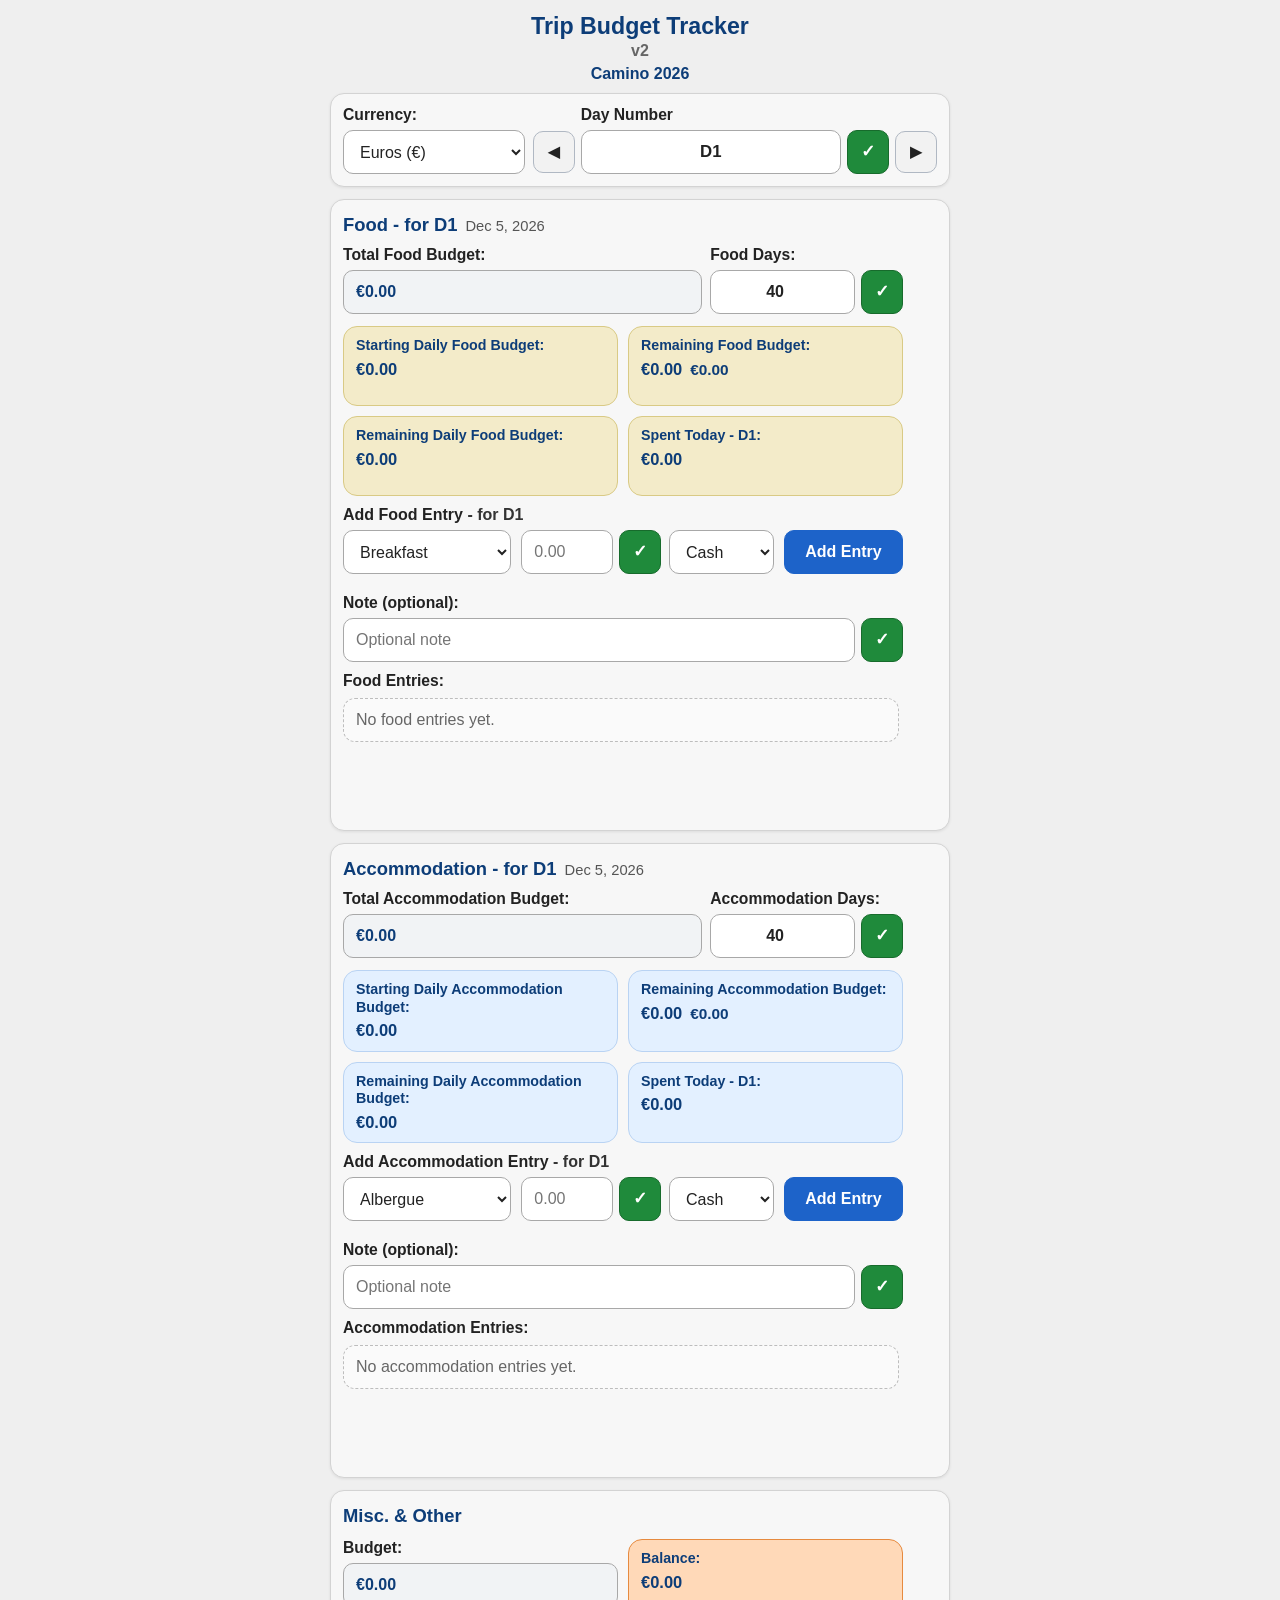
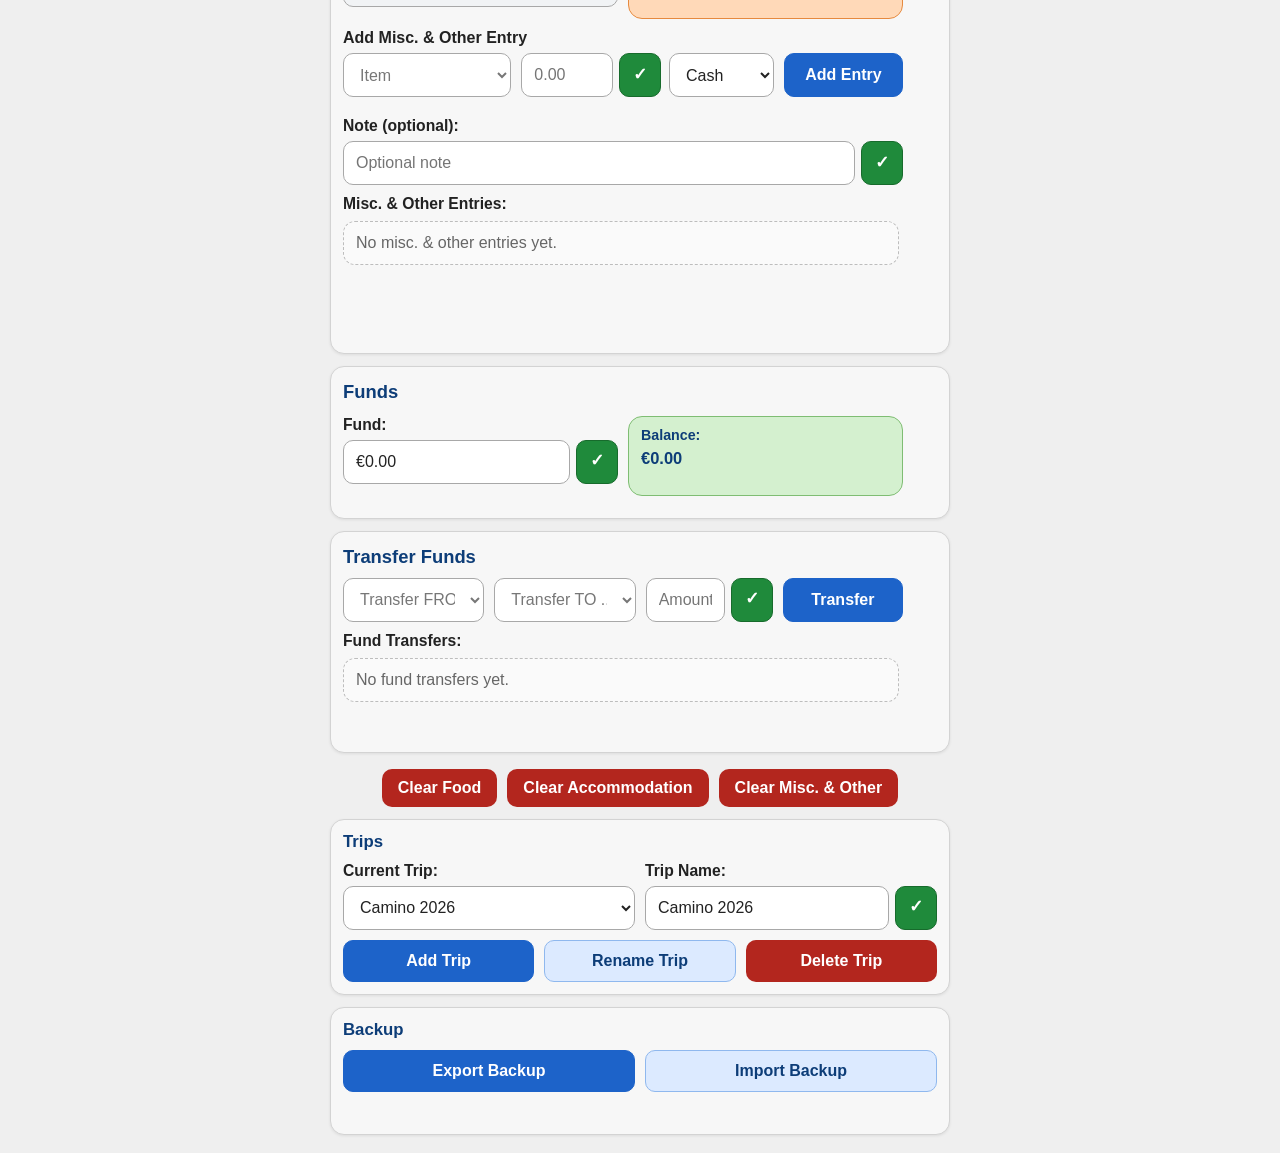
<file: index.html>
<!DOCTYPE html>
<html lang="en">
<head>
  <!-- Version #2 August 15, 2026 -->
  <meta charset="UTF-8" />
  <meta name="viewport" content="width=device-width, initial-scale=1.0" />
  <meta name="theme-color" content="#0d3d78" />
  <title>Trip Budget Tracker</title>
  <link rel="manifest" href="manifest.webmanifest" />
  <link rel="icon" href="icon.svg" type="image/svg+xml" />
  <link rel="stylesheet" href="css/styles.css?v=2" />
</head>
<body>
  <div class="app-shell">
    <header class="app-header">
      <h1>Trip Budget Tracker</h1>
      <div class="version-tag">v2</div>
      <div id="tripNameDisplay" class="trip-name-tag">Camino 2026</div>
      <button type="button" id="updateAppBtn" class="update-app-btn hidden">Update App</button>
    </header>

    <main class="app-main">
      <section class="settings-panel">
        <div class="settings-grid">
          <div class="field-block currency-block">
            <label for="currencySelect">Currency:</label>
            <select id="currencySelect">
              <option value="EUR">Euros (€)</option>
              <option value="GBP">UK Pounds (£)</option>
              <option value="CAD">Canadian Dollars ($)</option>
              <option value="USD">USA Dollars (US$)</option>
            </select>
          </div>

          <div class="field-block day-number-block">
            <label for="dayNumberInput">
              <span class="label-full">Day Number</span>
              <span class="label-compact">Day #</span>
            </label>
            <div class="day-stepper-row">
              <button type="button" id="prevDayBtn" class="arrow-btn" aria-label="Previous Day">◀</button>
              <input id="dayNumberInput" type="text" value="D1" maxlength="4" />
              <button type="button" id="confirmDayNumberBtn" class="field-confirm-btn" aria-label="Update day number">&#10003;</button>
              <button type="button" id="nextDayBtn" class="arrow-btn" aria-label="Next Day">▶</button>
            </div>
          </div>
        </div>
      </section>

      <section class="budget-panel food-panel">
        <h2 class="section-title" id="foodHeading">
          <span class="section-main">Food - for D1</span>
          <span class="section-date" id="foodHeadingDate">Mar 24, 2026</span>
        </h2>

        <div class="budget-days-row">
          <div class="field-block compact-field">
            <label for="foodBudgetInput">Total Food Budget:</label>
            <input id="foodBudgetInput" class="currency-input read-only-currency-input" type="text" inputmode="decimal" value="0" readonly />
          </div>

          <div class="field-block days-field">
            <label for="foodDaysInput">Food Days:</label>
            <div class="input-confirm-row">
              <input id="foodDaysInput" type="number" min="1" step="1" value="40" />
              <button type="button" id="confirmFoodDaysBtn" class="field-confirm-btn" aria-label="Update food days">&#10003;</button>
            </div>
          </div>
        </div>

        <div class="summary-grid">
          <div class="summary-card food-card">
            <div class="summary-label">Starting Daily Food Budget:</div>
            <div class="summary-value" id="foodStartingDaily">€0.00</div>
          </div>

          <div class="summary-card food-card">
            <div class="summary-label">Remaining Food Budget:</div>
            <div class="summary-value remaining-budget-line">
              <span id="foodRemainingBudget">€0.00</span>
              <span id="foodBudgetStatus" class="budget-status budget-status-zero">€0.00</span>
            </div>
          </div>

          <div class="summary-card food-card">
            <div class="summary-label">Remaining Daily Food Budget:</div>
            <div class="summary-value" id="foodRemainingDaily">€0.00</div>
          </div>

          <div class="summary-card food-card">
            <div class="summary-label" id="foodSpentTodayLabel">Spent Today - D1:</div>
            <div class="summary-value" id="foodSpentToday">€0.00</div>
          </div>
        </div>

        <h3 class="entry-title" id="foodEntryHeading">Add Food Entry <span>- for D1</span></h3>
        <div id="foodEditStatus" class="edit-status hidden">Editing selected Food entry</div>

        <div class="entry-row food-entry-row">
          <select id="foodTypeSelect">
            <option value="Breakfast">Breakfast</option>
            <option value="Lunch">Lunch</option>
            <option value="Dinner">Dinner</option>
            <option value="Snack">Snack</option>
            <option value="Drinks">Drinks</option>
            <option value="Other">Other</option>
          </select>

          <div class="amount-payment-row">
            <div class="input-confirm-row">
              <input id="foodAmountInput" class="currency-input" type="text" inputmode="decimal" placeholder="0.00" />
              <button type="button" id="confirmFoodAmountBtn" class="field-confirm-btn" aria-label="Done editing food amount">&#10003;</button>
            </div>

            <select id="foodPaymentSelect" aria-label="Food payment method">
              <option value="Cash">Cash</option>
              <option value="WISE">WISE</option>
              <option value="VISA">VISA</option>
              <option value="Mastercard">Mastercard</option>
              <option value="Other">Other</option>
            </select>
          </div>

          <button type="button" id="addFoodBtn" class="primary-btn">Add Entry</button>
        </div>

        <div class="action-row">
          <button type="button" id="cancelFoodEditBtn" class="primary-btn hidden">Cancel Edit</button>
        </div>

        <div class="field-block note-block">
          <label for="foodNoteInput">Note (optional):</label>
          <div class="input-confirm-row">
            <input id="foodNoteInput" type="text" maxlength="120" placeholder="Optional note" />
            <button type="button" id="confirmFoodNoteBtn" class="field-confirm-btn" aria-label="Done editing food note">&#10003;</button>
          </div>
        </div>

        <div class="entries-section">
          <div class="entries-heading">Food Entries:</div>
          <div id="foodEntriesList" class="entries-list"></div>
        </div>
      </section>

      <section class="budget-panel accommodation-panel">
        <h2 class="section-title" id="accommodationHeading">
          <span class="section-main">Accommodation - for D1</span>
          <span class="section-date" id="accommodationHeadingDate">Mar 24, 2026</span>
        </h2>

        <div class="budget-days-row">
          <div class="field-block compact-field">
            <label for="accommodationBudgetInput">Total Accommodation Budget:</label>
            <input id="accommodationBudgetInput" class="currency-input read-only-currency-input" type="text" inputmode="decimal" value="0" readonly />
          </div>

          <div class="field-block days-field">
            <label for="accommodationDaysInput">Accommodation Days:</label>
            <div class="input-confirm-row">
              <input id="accommodationDaysInput" type="number" min="1" step="1" value="40" />
              <button type="button" id="confirmAccommodationDaysBtn" class="field-confirm-btn" aria-label="Update accommodation days">&#10003;</button>
            </div>
          </div>
        </div>

        <div class="summary-grid">
          <div class="summary-card accommodation-card">
            <div class="summary-label">Starting Daily Accommodation Budget:</div>
            <div class="summary-value" id="accommodationStartingDaily">€0.00</div>
          </div>

          <div class="summary-card accommodation-card">
            <div class="summary-label">Remaining Accommodation Budget:</div>
            <div class="summary-value remaining-budget-line">
              <span id="accommodationRemainingBudget">€0.00</span>
              <span id="accommodationBudgetStatus" class="budget-status budget-status-zero">€0.00</span>
            </div>
          </div>

          <div class="summary-card accommodation-card">
            <div class="summary-label">Remaining Daily Accommodation Budget:</div>
            <div class="summary-value" id="accommodationRemainingDaily">€0.00</div>
          </div>

          <div class="summary-card accommodation-card">
            <div class="summary-label" id="accommodationSpentTodayLabel">Spent Today - D1:</div>
            <div class="summary-value" id="accommodationSpentToday">€0.00</div>
          </div>
        </div>

        <h3 class="entry-title" id="accommodationEntryHeading">Add Accommodation Entry <span>- for D1</span></h3>
        <div id="accommodationEditStatus" class="edit-status hidden">Editing selected Accommodation entry</div>

        <div class="entry-row accommodation-entry-row">
          <select id="accommodationTypeSelect">
            <option value="Albergue" selected>Albergue</option>
            <option value="Donativo">Donativo</option>
            <option value="Campsite">Campsite</option>
            <option value="Hotel">Hotel</option>
            <option value="Hostel">Hostel</option>
            <option value="Other">Other</option>
          </select>

          <div class="amount-payment-row">
            <div class="input-confirm-row">
              <input id="accommodationAmountInput" class="currency-input" type="text" inputmode="decimal" placeholder="0.00" />
              <button type="button" id="confirmAccommodationAmountBtn" class="field-confirm-btn" aria-label="Done editing accommodation amount">&#10003;</button>
            </div>

            <select id="accommodationPaymentSelect" aria-label="Accommodation payment method">
              <option value="Cash">Cash</option>
              <option value="WISE">WISE</option>
              <option value="VISA">VISA</option>
              <option value="Mastercard">Mastercard</option>
              <option value="Other">Other</option>
            </select>
          </div>

          <button type="button" id="addAccommodationBtn" class="primary-btn">Add Entry</button>
        </div>

        <div class="action-row">
          <button type="button" id="cancelAccommodationEditBtn" class="primary-btn hidden">Cancel Edit</button>
        </div>

        <div class="field-block note-block">
          <label for="accommodationNoteInput">Note (optional):</label>
          <div class="input-confirm-row">
            <input id="accommodationNoteInput" type="text" maxlength="120" placeholder="Optional note" />
            <button type="button" id="confirmAccommodationNoteBtn" class="field-confirm-btn" aria-label="Done editing accommodation note">&#10003;</button>
          </div>
        </div>

        <div class="entries-section">
          <div class="entries-heading">Accommodation Entries:</div>
          <div id="accommodationEntriesList" class="entries-list"></div>
        </div>
      </section>

      <section class="budget-panel misc-panel">
        <h2 class="section-title" id="miscHeading">
          <span class="section-main">Misc. &amp; Other</span>
          <span class="section-date" id="miscHeadingDate"></span>
        </h2>

        <div class="summary-grid two-field-grid">
          <div class="field-block">
            <label for="miscBudgetInput">Budget:</label>
            <input id="miscBudgetInput" class="currency-input read-only-currency-input" type="text" inputmode="decimal" value="0" readonly />
          </div>

          <div class="summary-card misc-card">
            <div class="summary-label">Balance:</div>
            <div class="summary-value" id="miscBalance">&euro;0.00</div>
          </div>
        </div>

        <h3 class="entry-title" id="miscEntryHeading">Add Misc. &amp; Other Entry</h3>
        <div id="miscEditStatus" class="edit-status hidden">Editing selected Misc. &amp; Other entry</div>

        <div class="entry-row misc-entry-row">
          <select id="miscItemInput" name="misc_item_select" autocomplete="off" required>
            <option value="" disabled selected>Item</option>
            <option value="OTHER">OTHER</option>
            <option value="MISC.">MISC.</option>
            <option value="Laundry">Laundry</option>
            <option value="Medical">Medical</option>
            <option value="Entry Fees">Entry Fees</option>
            <option value="Clothing">Clothing</option>
            <option value="Souvenirs">Souvenirs</option>
            <option value="Donations">Donations</option>
            <option value="Cell Phone">Cell Phone</option>
            <option value="Bank Fees">Bank Fees</option>
            <option value="Transportation">Transportation</option>
            <option value="Paris Accommodation">Paris Accommodation</option>
            <option value="SJPP Accommodation">SJPP Accommodation</option>
            <option value="Porto Accommodation">Porto Accommodation</option>
            <option value="Pilgrim Passport">Pilgrim Passport</option>
            <option value="Camino Shell">Camino Shell</option>
            <option value="Certificate de Compostela">Certificate de Compostela</option>
          </select>

          <div class="amount-payment-row">
            <div class="input-confirm-row">
              <input id="miscCostInput" class="currency-input" type="text" inputmode="decimal" placeholder="0.00" />
              <button type="button" id="confirmMiscCostBtn" class="field-confirm-btn" aria-label="Done editing misc cost">&#10003;</button>
            </div>

            <select id="miscPaymentSelect" aria-label="Misc. & Other payment method">
              <option value="Cash">Cash</option>
              <option value="WISE">WISE</option>
              <option value="VISA">VISA</option>
              <option value="Mastercard">Mastercard</option>
              <option value="Other">Other</option>
            </select>
          </div>

          <button type="button" id="addMiscBtn" class="primary-btn">Add Entry</button>
        </div>

        <div class="action-row">
          <button type="button" id="cancelMiscEditBtn" class="primary-btn hidden">Cancel Edit</button>
        </div>

        <div class="field-block note-block">
          <label for="miscNoteInput">Note (optional):</label>
          <div class="input-confirm-row">
            <input id="miscNoteInput" type="text" maxlength="120" placeholder="Optional note" />
            <button type="button" id="confirmMiscNoteBtn" class="field-confirm-btn" aria-label="Done editing misc note">&#10003;</button>
          </div>
        </div>

        <div class="entries-section">
          <div class="entries-heading">Misc. &amp; Other Entries:</div>
          <div id="miscEntriesList" class="entries-list"></div>
        </div>
      </section>

      <section class="budget-panel funds-panel">
        <h2 class="section-title">
          <span class="section-main">Funds</span>
        </h2>

        <div class="summary-grid two-field-grid">
          <div class="field-block">
            <label for="fundAmountInput">Fund:</label>
            <div class="input-confirm-row">
              <input id="fundAmountInput" class="currency-input" type="text" inputmode="decimal" value="0" />
              <button type="button" id="confirmFundAmountBtn" class="field-confirm-btn" aria-label="Update fund amount">&#10003;</button>
            </div>
          </div>

          <div class="summary-card funds-card">
            <div class="summary-label">Balance:</div>
            <div class="summary-value" id="fundBalance">&euro;0.00</div>
          </div>
        </div>
      </section>

      <section class="budget-panel transfer-panel">
        <h2 class="section-title">
          <span class="section-main">Transfer Funds</span>
        </h2>

        <div class="entry-row funds-entry-row">
          <select id="fundTransferFromSelect" required>
            <option value="" disabled selected>Transfer FROM ...</option>
            <option value="Funds">Funds</option>
            <option value="Food">Food</option>
            <option value="Accommodation">Accommodation</option>
            <option value="Misc & Other">Misc &amp; Other</option>
          </select>

          <select id="fundTransferToSelect" required>
            <option value="" disabled selected>Transfer TO ...</option>
            <option value="Food">Food</option>
            <option value="Accommodation">Accommodation</option>
            <option value="Misc & Other">Misc &amp; Other</option>
            <option value="Funds">Funds</option>
          </select>

          <div class="input-confirm-row">
            <input id="fundTransferAmountInput" class="currency-input" type="text" inputmode="decimal" placeholder="Amount" />
            <button type="button" id="confirmFundTransferAmountBtn" class="field-confirm-btn" aria-label="Done editing transfer amount">&#10003;</button>
          </div>

          <button type="button" id="updateFundTransferBtn" class="primary-btn">Transfer</button>
        </div>

        <div class="entries-section">
          <div class="entries-heading">Fund Transfers:</div>
          <div id="fundTransfersList" class="entries-list compact-entries-list"></div>
        </div>
      </section>
    
      <div class="reset-section">
        <button id="clearFoodBtn" class="danger-btn">Clear Food</button>
        <button id="clearAccommodationBtn" class="danger-btn">Clear Accommodation</button>
        <button id="clearMiscBtn" class="danger-btn">Clear Misc. &amp; Other</button>
      </div>

      <section class="trip-panel" aria-labelledby="tripToolsHeading">
        <h2 id="tripToolsHeading" class="trip-tools-title">Trips</h2>

        <div class="trip-management-grid">
          <div class="field-block">
            <label for="tripSelect">Current Trip:</label>
            <select id="tripSelect"></select>
          </div>

          <div class="field-block">
            <label for="tripNameInput">Trip Name:</label>
            <div class="input-confirm-row">
              <input id="tripNameInput" type="text" maxlength="48" placeholder="Trip name" />
              <button type="button" id="confirmTripNameBtn" class="field-confirm-btn" aria-label="Done editing trip name">&#10003;</button>
            </div>
          </div>
        </div>

        <div class="trip-button-row">
          <button type="button" id="addTripBtn" class="primary-btn">Add Trip</button>
          <button type="button" id="renameTripBtn" class="secondary-btn">Rename Trip</button>
          <button type="button" id="deleteTripBtn" class="danger-btn">Delete Trip</button>
        </div>
      </section>

      <section class="trip-panel backup-panel" aria-labelledby="backupToolsHeading">
        <h2 id="backupToolsHeading" class="trip-tools-title">Backup</h2>

        <div class="backup-button-row">
          <button type="button" id="exportBackupBtn" class="primary-btn">Export Backup</button>
          <button type="button" id="importBackupBtn" class="secondary-btn">Import Backup</button>
          <input id="backupFileInput" class="hidden" type="file" accept="application/json,.json" />
        </div>
        <div id="backupStatus" class="backup-status" aria-live="polite"></div>
      </section>

    </main>
  </div>

  <div id="appModalOverlay" class="modal-overlay hidden" aria-hidden="true">
    <div class="modal-box" role="dialog" aria-modal="true" aria-labelledby="appModalTitle">
      <div class="modal-header">
        <div id="appModalTitle" class="modal-title">Trip Budget Tracker</div>
      </div>
      <div id="appModalBody" class="modal-body"></div>
      <div class="modal-actions">
        <button type="button" id="appModalCancel" class="modal-btn secondary-btn hidden">Cancel</button>
        <button type="button" id="appModalOk" class="modal-btn primary-btn">OK</button>
      </div>
    </div>
  </div>

  <script src="js/app.js?v=2"></script>
</body>
</html>
</file>
<file: css/styles.css>
/* Version #2 August 15, 2026 */

:root {
  --bg: #efefef;
  --panel-bg: #f7f7f7;
  --panel-border: #d3d3d3;
  --text: #222;
  --blue: #0d3d78;
  --blue-btn: #1d63c9;
  --blue-btn-hover: #1552ac;
  --blue-soft-btn: #dceaff;
  --blue-soft-btn-hover: #c7dcff;
  --food-card-bg: #f3ebc9;
  --food-card-border: #d9ca85;
  --acc-card-bg: #e3f0ff;
  --acc-card-border: #b9d3f3;
  --misc-card-bg: #ffd9b8;
  --misc-card-border: #e68a3f;
  --funds-card-bg: #d4f0cf;
  --funds-card-border: #7fbd73;
  --entry-food-a: #fff6cf;
  --entry-food-b: #f7edbf;
  --entry-acc-a: #eef6ff;
  --entry-acc-b: #ddeeff;
  --entry-misc-a: #eeeeee;
  --entry-misc-b: #e3e3e3;
  --white: #fff;
  --danger: #9f2d2d;
  --shadow: 0 1px 3px rgba(0, 0, 0, 0.08);
  --edit-outline: #2d6cdf;
  --edit-fill: #edf4ff;
  --soft-dark: #555;
  --status-plus: #1f7a35;
  --status-minus: #b3261e;
}

* {
  box-sizing: border-box;
}

html,
body {
  margin: 0;
  padding: 0;
  font-family: Arial, Helvetica, sans-serif;
  background: var(--bg);
  color: var(--text);
}

body {
  min-height: 100vh;
}

.app-shell {
  width: 100%;
  padding: 6px;
}

.app-main {
  max-width: 620px;
  margin: 0 auto;
}

.app-header {
  text-align: center;
  margin: 8px 0 10px;
}

.app-header h1 {
  margin: 0;
  color: var(--blue);
  font-size: 1.45rem;
  font-weight: 800;
  line-height: 1.08;
}

.version-tag {
  margin-top: 3px;
  font-size: 1rem;
  color: #666;
  font-weight: 700;
  text-align: center;
}

.trip-name-tag {
  margin-top: 4px;
  color: var(--blue);
  font-size: 1rem;
  font-weight: 800;
  line-height: 1.2;
  text-align: center;
  word-break: break-word;
}

.update-app-btn {
  margin-top: 8px;
  min-height: 34px;
  border: 1px solid #8fb8ee;
  border-radius: 9px;
  background: var(--blue-soft-btn);
  color: var(--blue);
  padding: 7px 12px;
  font-size: 0.86rem;
  font-weight: 800;
  cursor: pointer;
}

.update-app-btn:hover {
  background: var(--blue-soft-btn-hover);
}

.settings-panel,
.budget-panel,
.trip-panel {
  background: var(--panel-bg);
  border: 1px solid var(--panel-border);
  border-radius: 14px;
  box-shadow: var(--shadow);
  padding: 12px;
  margin-bottom: 12px;
}

.settings-grid {
  display: grid;
  grid-template-columns: minmax(104px, 0.62fr) minmax(178px, 1.38fr);
  gap: 8px;
  align-items: end;
}

.field-block {
  display: flex;
  flex-direction: column;
  gap: 6px;
  min-width: 0;
}

label {
  font-size: 0.98rem;
  font-weight: 700;
}

.label-compact {
  display: none;
}

.day-number-block label {
  padding-left: 48px;
}

input,
select,
button {
  font: inherit;
}

input,
select {
  width: 100%;
  min-height: 44px;
  border: 1px solid #a8a8a8;
  border-radius: 10px;
  padding: 10px 12px;
  background: var(--white);
  color: var(--text);
}

select:required:invalid {
  color: #777;
}

.read-only-currency-input {
  background: #f1f3f5;
  color: var(--blue);
  font-weight: 800;
  cursor: default;
}

.input-confirm-row {
  display: grid;
  grid-template-columns: minmax(0, 1fr) 42px;
  gap: 6px;
  align-items: center;
  width: 100%;
}

.field-confirm-btn {
  width: 42px;
  min-height: 44px;
  border: 1px solid #176b2c;
  border-radius: 10px;
  background: #1f8a3b;
  color: var(--white);
  padding: 0;
  cursor: pointer;
  font-size: 1.05rem;
  font-weight: 900;
  line-height: 1;
}

.field-confirm-btn:hover,
.field-confirm-btn:focus {
  background: #176b2c;
  border-color: #125423;
}

#dayNumberInput {
  text-align: center;
  font-weight: 700;
  font-size: 1.05rem;
  padding-left: 8px;
  padding-right: 8px;
}

.day-stepper-row {
  display: grid;
  grid-template-columns: 42px minmax(62px, 1fr) 42px 42px;
  gap: 6px;
  align-items: center;
  width: 100%;
}

.arrow-btn,
.primary-btn,
.secondary-btn,
.quick-amount-btn,
.quick-clear-btn,
.small-action-btn,
.modal-btn {
  min-height: 42px;
  border-radius: 10px;
  border: 1px solid #b0b8c3;
  padding: 10px 12px;
  cursor: pointer;
  font-weight: 700;
}

.arrow-btn,
.quick-amount-btn,
.quick-clear-btn,
.small-action-btn {
  background: #f2f2f2;
  color: var(--text);
}

.secondary-btn {
  background: var(--blue-soft-btn);
  color: var(--blue);
  border-color: #8fb8ee;
}

.secondary-btn:hover {
  background: var(--blue-soft-btn-hover);
  border-color: #6fa2e4;
}

.arrow-btn {
  font-size: 0.95rem;
  padding: 0;
}

.primary-btn,
.modal-btn.primary-btn {
  background: var(--blue-btn);
  color: var(--white);
  border-color: var(--blue-btn);
}

.primary-btn:hover,
.modal-btn.primary-btn:hover {
  background: var(--blue-btn-hover);
  border-color: var(--blue-btn-hover);
}

.section-title {
  margin: 2px 0 10px;
  color: var(--blue);
  font-size: 1.15rem;
  font-weight: 800;
  line-height: 1.2;
  display: flex;
  flex-wrap: wrap;
  align-items: baseline;
  gap: 8px;
}

.section-main {
  color: var(--blue);
  font-weight: 800;
}

.section-date {
  color: var(--soft-dark);
  font-weight: 400;
  font-size: 0.92rem;
}

.entry-title span {
  color: #333;
  font-weight: 700;
}

.compact-field {
  max-width: 370px;
}

.budget-days-row {
  display: grid;
  grid-template-columns: minmax(0, 1.08fr) minmax(96px, 0.58fr);
  gap: 8px;
  align-items: end;
  max-width: 560px;
}

.days-field label {
  white-space: nowrap;
}

.days-field input {
  text-align: center;
  font-weight: 700;
}

.summary-grid {
  display: grid;
  grid-template-columns: 1fr 1fr;
  gap: 10px;
  margin: 12px 0 10px;
  max-width: 560px;
}

.summary-card {
  border-radius: 14px;
  padding: 10px 12px;
  min-height: 80px;
  border: 1px solid;
}

.food-card {
  background: var(--food-card-bg);
  border-color: var(--food-card-border);
}

.accommodation-card {
  background: var(--acc-card-bg);
  border-color: var(--acc-card-border);
}

.misc-card {
  background: var(--misc-card-bg);
  border-color: var(--misc-card-border);
}

.funds-card {
  background: var(--funds-card-bg);
  border-color: var(--funds-card-border);
}

.summary-label {
  font-size: 0.89rem;
  font-weight: 700;
  color: var(--blue);
  line-height: 1.22;
  margin-bottom: 5px;
}

.summary-value {
  font-size: 1.03rem;
  font-weight: 800;
  color: var(--blue);
  line-height: 1.2;
}

.remaining-budget-line {
  display: flex;
  align-items: baseline;
  gap: 8px;
  flex-wrap: wrap;
}

.budget-status {
  font-size: 0.96rem;
  font-weight: 900;
}

.budget-status-plus {
  color: var(--status-plus);
}

.budget-status-minus {
  color: var(--status-minus);
}

.budget-status-zero {
  color: var(--blue);
}

.entry-title {
  margin: 10px 0 6px;
  font-size: 1rem;
  font-weight: 800;
  color: #222;
}

.edit-status {
  margin: 0 0 8px;
  font-size: 0.9rem;
  font-weight: 700;
  color: var(--blue);
}

.entry-row {
  display: grid;
  gap: 10px;
  margin-bottom: 10px;
  max-width: 560px;
}

.food-entry-row,
.accommodation-entry-row,
.misc-entry-row {
  grid-template-columns: 1.2fr 1.8fr 0.85fr;
}

.amount-payment-row {
  display: grid;
  grid-template-columns: minmax(0, 1fr) minmax(98px, 0.75fr);
  gap: 8px;
  align-items: center;
}

.funds-entry-row {
  grid-template-columns: 1fr 1fr 0.9fr 0.85fr;
}

.two-field-grid {
  align-items: stretch;
}

.action-row {
  max-width: 560px;
  margin-bottom: 10px;
  display: flex;
  gap: 10px;
  flex-wrap: wrap;
}

.action-row .primary-btn {
  width: auto;
  min-width: 130px;
}

.note-block {
  margin-bottom: 10px;
  max-width: 560px;
}

.entries-section {
  margin-top: 6px;
  max-width: 560px;
}

.entries-heading {
  font-size: 0.98rem;
  font-weight: 800;
  margin-bottom: 8px;
}

.entries-list {
  display: flex;
  flex-direction: column;
  gap: 8px;

  max-height: 260px;
  min-height: 120px;
  overflow-y: auto;
  -webkit-overflow-scrolling: touch;

  padding-right: 4px;
}

.compact-entries-list {
  max-height: 180px;
  min-height: 82px;
}

.empty-state {
  border: 1px dashed #bdbdbd;
  border-radius: 12px;
  padding: 12px;
  background: #fafafa;
  color: #666;
}

.entry-item {
  border: 1px solid #d0d0d0;
  border-radius: 12px;
  padding: 10px;
}

.entry-item.food-day-a {
  background: var(--entry-food-a);
}

.entry-item.food-day-b {
  background: var(--entry-food-b);
}

.entry-item.acc-day-a {
  background: var(--entry-acc-a);
}

.entry-item.acc-day-b {
  background: var(--entry-acc-b);
}

.entries-list .entry-item.misc-day-a {
  background: var(--entry-misc-a) !important;
  border-color: #cfcfcf;
}

.entries-list .entry-item.misc-day-b {
  background: var(--entry-misc-b) !important;
  border-color: #cfcfcf;
}

.entries-list .entry-item.misc-entry {
  background: var(--entry-misc-a) !important;
  border-color: #cfcfcf;
}

.entry-top {
  display: flex;
  justify-content: space-between;
  align-items: flex-start;
  gap: 10px;
}

.entry-main {
  min-width: 0;
  flex: 1;
}

.entry-line-1 {
  font-size: 0.97rem;
  font-weight: 800;
  line-height: 1.25;
}

.entry-line-2 {
  margin-top: 4px;
  font-size: 0.88rem;
  color: #4c4c4c;
  line-height: 1.3;
  word-break: break-word;
}

.entry-amount {
  font-size: 0.96rem;
  font-weight: 800;
  color: var(--blue);
  white-space: nowrap;
}

.entry-actions {
  display: flex;
  gap: 8px;
  margin-top: 8px;
}

.small-action-btn.delete-btn {
  color: var(--danger);
}

.editing-active {
  outline: 2px solid var(--edit-outline);
  background: var(--edit-fill);
}

.hidden {
  display: none !important;
}

/* Modal */
.modal-overlay {
  position: fixed;
  inset: 0;
  background: rgba(0, 0, 0, 0.38);
  display: flex;
  align-items: center;
  justify-content: center;
  padding: 14px;
  z-index: 9999;
}

.modal-box {
  width: 100%;
  max-width: 420px;
  background: var(--white);
  border-radius: 16px;
  overflow: hidden;
  box-shadow: 0 12px 36px rgba(0, 0, 0, 0.2);
}

.modal-header {
  padding: 14px 14px 10px;
  border-bottom: 1px solid #e2e2e2;
}

.modal-title {
  font-size: 1.05rem;
  font-weight: 800;
  color: var(--blue);
}

.modal-body {
  padding: 14px;
  line-height: 1.45;
  white-space: pre-line;
}

.modal-actions {
  display: flex;
  justify-content: flex-end;
  gap: 10px;
  padding: 0 14px 14px;
}

@media (max-width: 620px) {
  .food-entry-row,
  .accommodation-entry-row,
  .misc-entry-row,
  .funds-entry-row {
    grid-template-columns: 1fr;
  }

  .primary-btn {
    width: 100%;
  }
}

@media (max-width: 430px) {
  .app-main {
    max-width: 100%;
  }

  .settings-panel {
    padding: 10px;
  }

  .settings-grid {
    grid-template-columns: minmax(98px, 0.54fr) minmax(184px, 1.46fr);
    gap: 6px;
    align-items: end;
  }

  .day-number-block {
    grid-column: auto;
  }

  .settings-grid .field-block {
    gap: 4px;
  }

  .settings-grid label {
    font-size: 0.74rem;
    line-height: 1.05;
    white-space: nowrap;
  }

  .day-number-block label {
    padding-left: 36px;
  }

  .settings-grid input,
  .settings-grid select,
  .settings-grid .field-confirm-btn {
    min-height: 40px;
    border-radius: 9px;
    padding: 8px;
    font-size: 0.92rem;
  }

  .settings-grid .field-confirm-btn {
    width: 34px;
    padding: 0;
  }

  .settings-grid .input-confirm-row {
    grid-template-columns: minmax(0, 1fr) 34px;
    gap: 4px;
  }

  .settings-grid select {
    padding-right: 6px;
  }

  .label-full {
    display: none;
  }

  .label-compact {
    display: inline;
  }

  .day-stepper-row {
    grid-template-columns: 32px minmax(60px, 1fr) 34px 32px;
    gap: 4px;
    max-width: none;
  }

  .day-stepper-row .arrow-btn {
    min-height: 40px;
    border-radius: 9px;
    font-size: 0.82rem;
  }

  #dayNumberInput {
    font-size: 0.94rem;
    padding-left: 4px;
    padding-right: 4px;
  }

  .summary-grid,
  .budget-days-row,
  .entry-row,
  .action-row,
  .note-block,
  .entries-section,
  .compact-field {
    max-width: 100%;
  }

  .budget-days-row {
    grid-template-columns: minmax(0, 1fr) minmax(86px, 0.54fr);
    gap: 6px;
  }

  .budget-days-row label {
    font-size: 0.74rem;
    line-height: 1.05;
    white-space: nowrap;
  }

  .budget-days-row input,
  .budget-days-row .field-confirm-btn {
    min-height: 40px;
    border-radius: 9px;
    padding: 8px;
    font-size: 0.92rem;
  }

  .budget-days-row .field-confirm-btn {
    width: 34px;
    padding: 0;
  }

  .budget-days-row .input-confirm-row {
    grid-template-columns: minmax(0, 1fr) 34px;
    gap: 4px;
  }

  .two-field-grid {
    grid-template-columns: 1fr;
  }
}


.reset-section {
  margin-top: 16px;
  display: flex;
  justify-content: center;
  gap: 10px;
  flex-wrap: wrap;
}

.danger-btn {
  background: #b3261e;
  color: white;
  border: none;
  padding: 10px 16px;
  border-radius: 10px;
  font-weight: bold;
  cursor: pointer;
}

.danger-btn:hover {
  background: #8f1f18;
}

.trip-panel {
  margin-top: 12px;
}

.trip-tools-title {
  margin: 0 0 10px;
  color: var(--blue);
  font-size: 1.05rem;
  font-weight: 800;
  line-height: 1.2;
}

.trip-management-grid {
  display: grid;
  grid-template-columns: 1fr 1fr;
  gap: 10px;
}

.trip-button-row {
  display: grid;
  grid-template-columns: 1fr 1fr 1fr;
  gap: 10px;
  margin-top: 10px;
}

.backup-button-row {
  display: grid;
  grid-template-columns: 1fr 1fr;
  gap: 10px;
}

.backup-status {
  min-height: 22px;
  margin-top: 8px;
  color: var(--blue);
  font-size: 0.9rem;
  font-weight: 700;
  overflow-wrap: anywhere;
}

.trip-button-row .primary-btn,
.trip-button-row .secondary-btn,
.trip-button-row .danger-btn,
.backup-button-row .primary-btn,
.backup-button-row .secondary-btn {
  width: 100%;
}

@media (max-width: 430px) {
  .reset-section {
    display: grid;
    grid-template-columns: 1fr;
    gap: 8px;
  }

  .danger-btn {
    width: 100%;
    padding-left: 10px;
    padding-right: 10px;
  }

  .trip-management-grid,
  .trip-button-row,
  .backup-button-row {
    grid-template-columns: 1fr;
  }
}
</file>
